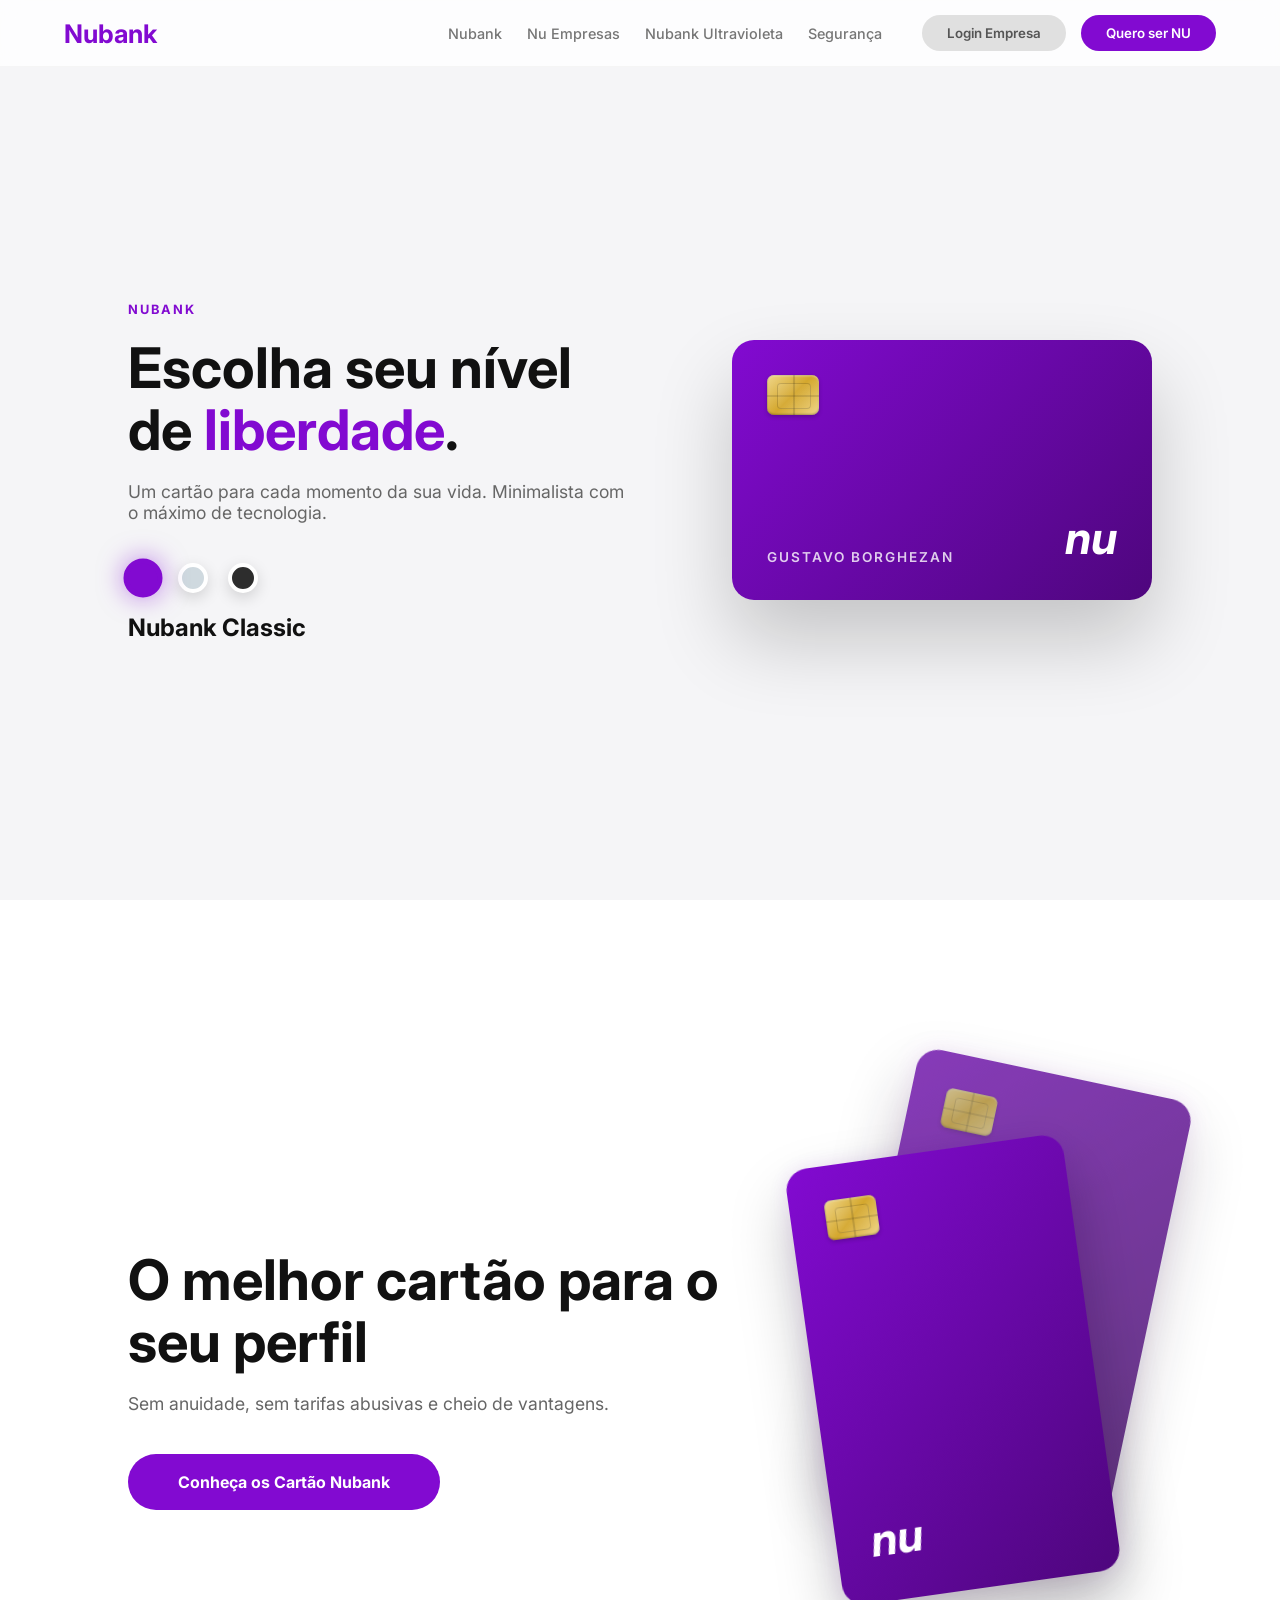
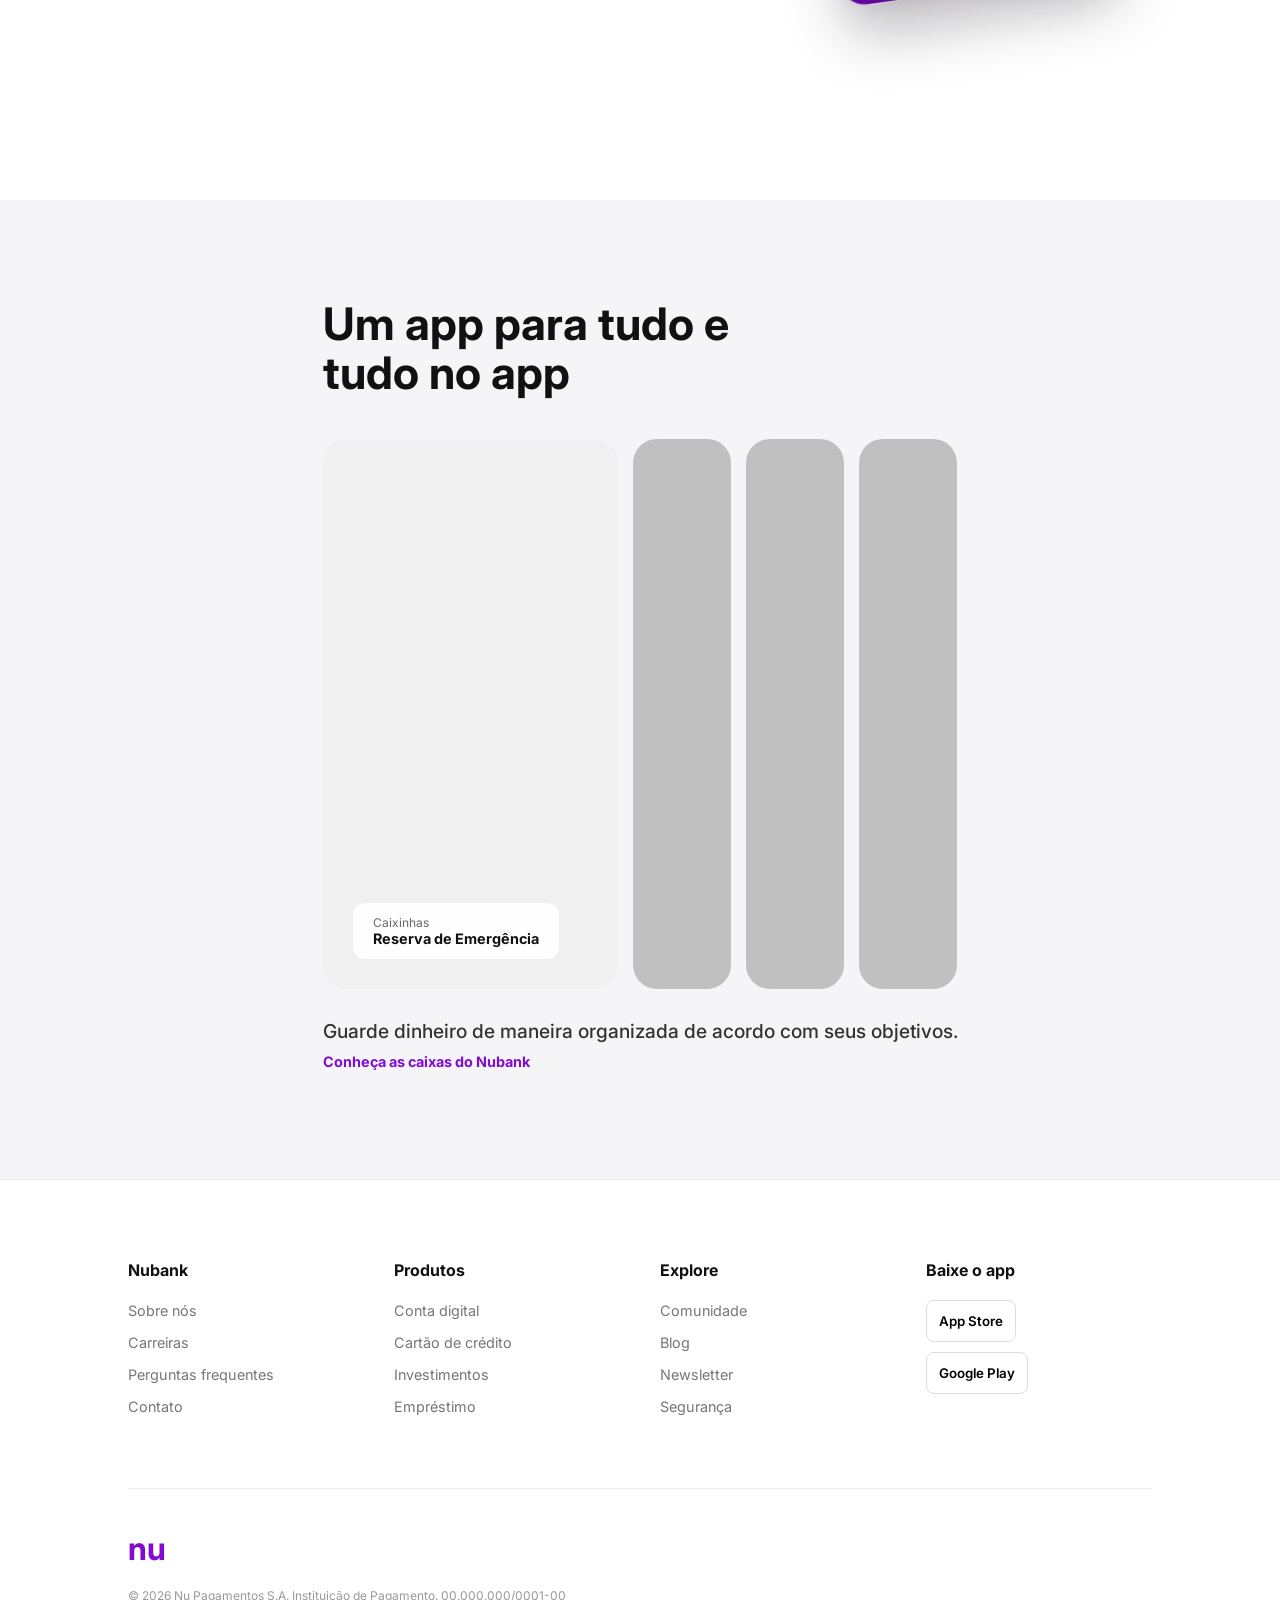
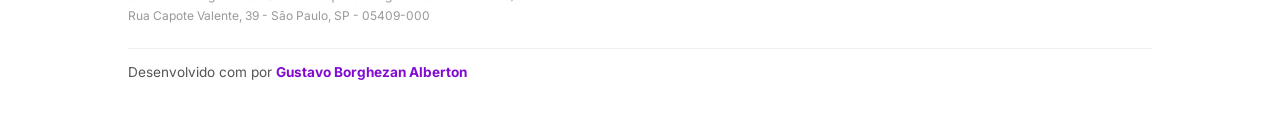
<file: index.html>
<!DOCTYPE html>
<html lang="pt-br">
<head>
    <meta charset="UTF-8">
    <meta name="viewport" content="width=device-width, initial-scale=1.0">
    <title>Nubank | O futuro é roxo</title>
    <link rel="stylesheet" href="css/index.css">
    <link href="https://fonts.googleapis.com/css2?family=Inter:wght@400;600;700&display=swap" rel="stylesheet">
</head>
<body>

    <header>
        <nav class="menu">
            <div class="logo"><a href="index.html">Nubank</a></div>
            <ul class="logo_links">
                <li><a href="acessa_nubank.html">Nubank</a></li>
                <li><a href="acessa_nubank_Empesa.html">Nu Empresas</a></li>
                <li><a href="acessa_nubank_ultravioleta.html">Nubank Ultravioleta</a></li>
                <li><a href="seguranca.html">Segurança</a></li>
            </ul>
            <div class="nav_buttons">
                <a href="login.html"><button class="btn_login">Login Empresa</button></a>
                <a href="cadastro.html"><button class="btn_NU">Quero ser NU</button></a>
            </div>
        </nav>
    </header>

    <section class="hero-section">
        <div class="container">
            <div class="content">
                <span class="badge">NUBANK</span>
                <h1>Escolha seu nível de <span class="texto-roxo">liberdade</span>.</h1>
                <p>Um cartão para cada momento da sua vida. Minimalista com o máximo de tecnologia.</p>
                
                <div class="selectors">
                    <button class="dot active roxo" onclick="mudacartao('roxo', this)"></button>
                    <button class="dot prata" onclick="mudacartao('prata', this)"></button>
                    <button class="dot preto" onclick="mudacartao('preto', this)"></button>
                </div>
                <h2 id="titulo-cartao">Nubank Classic</h2>
            </div>

            <div class="cartao-interativo">
                <div class="card" id="main-card">
                    <div class="chip"></div>
                    <div class="card-footer">
                        <span class="nome">GUSTAVO BORGHEZAN</span>
                        <span class="brand">nu</span>
                    </div>
                </div>
            </div>
        </div>
    </section>

    <section class="scroll-section">
        <div class="container">
            <div class="content">
                <h1>O melhor cartão para o seu perfil</h1>
                <p>Sem anuidade, sem tarifas abusivas e cheio de vantagens.</p>
                <a href="cadastro.html"><button class="btn_NU_large">Conheça os Cartão Nubank</button></a>
            </div>

            <div class="parallax-wrapper">
                <div class="floating-card v-card-back" id="scroll-card-1">
                    <div class="chip"></div>
                    <span class="brand">nu</span>
                </div>
                <div class="floating-card v-card-front" id="scroll-card-2">
                    <div class="chip"></div>
                    <span class="brand">nu</span>
                </div>
            </div>
        </div>
    </section>

    <section class="app-section">
        <div class="app-container">
            <h1>Um app para tudo e tudo no app</h1>

    <div class="expandable-grid">
        <div class="app-card active" onmouseover="atualizaTexto(0)" style="background-image: url('https://images.unsplash.com/photo-1579621970563-ebec7560ff3e?auto=format&fit=crop&w=800&q=80');">
            <a href="caixinha.html">
                <div class="glass-label">
                <span>Caixinhas</span>
                <strong>Reserva de Emergência</strong>
            </div>
            </a>
        </div>
        <div class="app-card" onmouseover="atualizaTexto(1)" style="background-image: url('https://images.unsplash.com/photo-1590283603385-17ffb3a7f29f?auto=format&fit=crop&w=800&q=80');">
            <a href="investimentos.html">
            <div class="glass-label">
                <span>Investimentos</span>
                <strong>Bolsa de Valores</strong>
            </div>
            </a>
        </div>
        <div class="app-card" onmouseover="atualizaTexto(2)" style="background-image: url('https://images.unsplash.com/photo-1450101499163-c8848c66ca85?auto=format&fit=crop&w=800&q=80');">
            <a href="seguranca.html">
            <div class="glass-label">
                <span>Seguros</span>
                <strong>Vida e Celular</strong>
            </div>
            </a>
        </div>
        
        <div class="app-card" onmouseover="atualizaTexto(3)" style="background-image: url('https://images.unsplash.com/photo-1607082348824-0a96f2a4b9da?auto=format&fit=crop&w=800&q=80');">
            <a href="cashback.html">
            <div class="glass-label">
                <span>Shopping</span>
                <strong>Cashback Nu</strong>
            </div>
            </a>
        </div>
    </div>

            <div class="app-description-box">
                <p id="app-text">Guarde dinheiro de maneira organizada de acordo com seus objetivos.</p>
                <a href="#" id="app-link" class="nu-link">Conheça as caixas do Nubank</a>
            </div>
        </div>
    </section>

    <footer class="footer">
    <div class="footer-container">
        <div class="footer-grid">
            <div class="footer-column">
                <h3>Nubank</h3>
                <ul>
                    <li><a href="#">Sobre nós</a></li>
                    <li><a href="#">Carreiras</a></li>
                    <li><a href="#">Perguntas frequentes</a></li>
                    <li><a href="#">Contato</a></li>
                </ul>
            </div>
            <div class="footer-column">
                <h3>Produtos</h3>
                <ul>
                    <li><a href="#">Conta digital</a></li>
                    <li><a href="#">Cartão de crédito</a></li>
                    <li><a href="#">Investimentos</a></li>
                    <li><a href="#">Empréstimo</a></li>
                </ul>
            </div>
            <div class="footer-column">
                <h3>Explore</h3>
                <ul>
                    <li><a href="#">Comunidade</a></li>
                    <li><a href="#">Blog</a></li>
                    <li><a href="#">Newsletter</a></li>
                    <li><a href="#">Segurança</a></li>
                </ul>
            </div>
            <div class="footer-column">
                <h3>Baixe o app</h3>
                <div class="app-badges">
                    <a href="https://apps.apple.com/br/app/nubank-conta-cart%C3%A3o-e-mais/id814456780"><button class="btn-app">App Store</button></a>
                    <a href="https://play.google.com/store/search?q=nubank&c=apps&hl=pt_BR"><button class="btn-app">Google Play</button></a>
                </div>
            </div>
        </div>
        <div class="footer-bottom">
            <div class="footer-logo">nu</div>
            <p>&copy; 2026 Nu Pagamentos S.A. Instituição de Pagamento. 00.000.000/0001-00</p>
            <p>Rua Capote Valente, 39 - São Paulo, SP - 05409-000</p>
            <div class="developer-credit">
                <p>Desenvolvido com por <strong>Gustavo Borghezan Alberton</strong></p>
            </div>
        </div>
    </footer>

    <script src="js/index.js"></script>
</body>
</html>
</file>
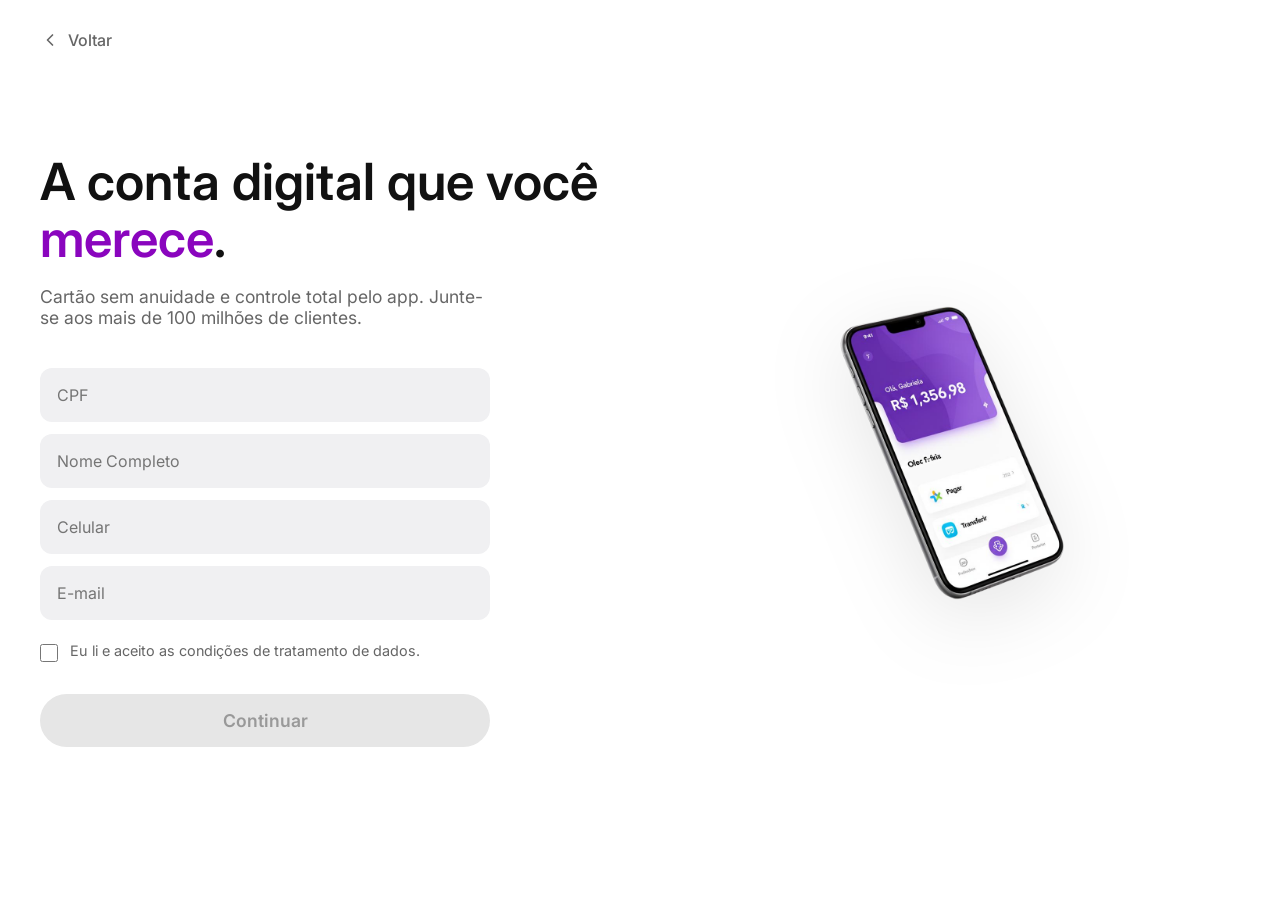
<file: cadastro.html>
<!DOCTYPE html>
<html lang="pt-br">
<head>
    <meta charset="UTF-8">
    <meta name="viewport" content="width=device-width, initial-scale=1.0">
    <title>Nubank - Peça sua conta</title>
    <link href="https://fonts.googleapis.com/css2?family=Inter:wght@400;600&display=swap" rel="stylesheet">
    <link rel="stylesheet" href="css/cadastro.css">
</head>
<body>
    <a href="index.html" class="btn-back">
        <svg width="20" height="20" viewBox="0 0 24 24" fill="none" stroke="currentColor" stroke-width="2" stroke-linecap="round" stroke-linejoin="round"><path d="M15 18l-6-6 6-6"/></svg>
        Voltar
    </a>

    <main class="container">
        <section class="left-side">
            <h1 class="nu-title">A conta digital que você <span class="purple-text">merece</span>.</h1>
            <p class="nu-description">Cartão sem anuidade e controle total pelo app. Junte-se aos mais de 100 milhões de clientes.</p>
            
            <form id="formCadastro" class="nu-form">
                <input type="text" id="cpf" placeholder="CPF" maxlength="14">
                <input type="text" placeholder="Nome Completo">
                <input type="text" placeholder="Celular">
                <input type="email" placeholder="E-mail">
                
                <div class="checkbox-group">
                    <input type="checkbox" id="checkPrivacidade">
                    <label for="checkPrivacidade">Eu li e aceito as condições de tratamento de dados.</label>
                </div>
                
                <button type="submit" id="btnEnviar" class="nu-button" disabled>Continuar</button>
            </form>
        </section>

        <section class="right-side">
            <div class="flip-container">
                <div class="flipper">
                    <div class="front">
                        <img src="img/celular.png" alt="App Nubank">
                    </div>
                    <div class="back">
                        <img src="img/cartao.png" alt="Cartão Nubank">
                    </div>
                </div>
            </div>
        </section>
    </main>
    <script src="js/cadastro.js"></script>
</body>
</html>
</file>
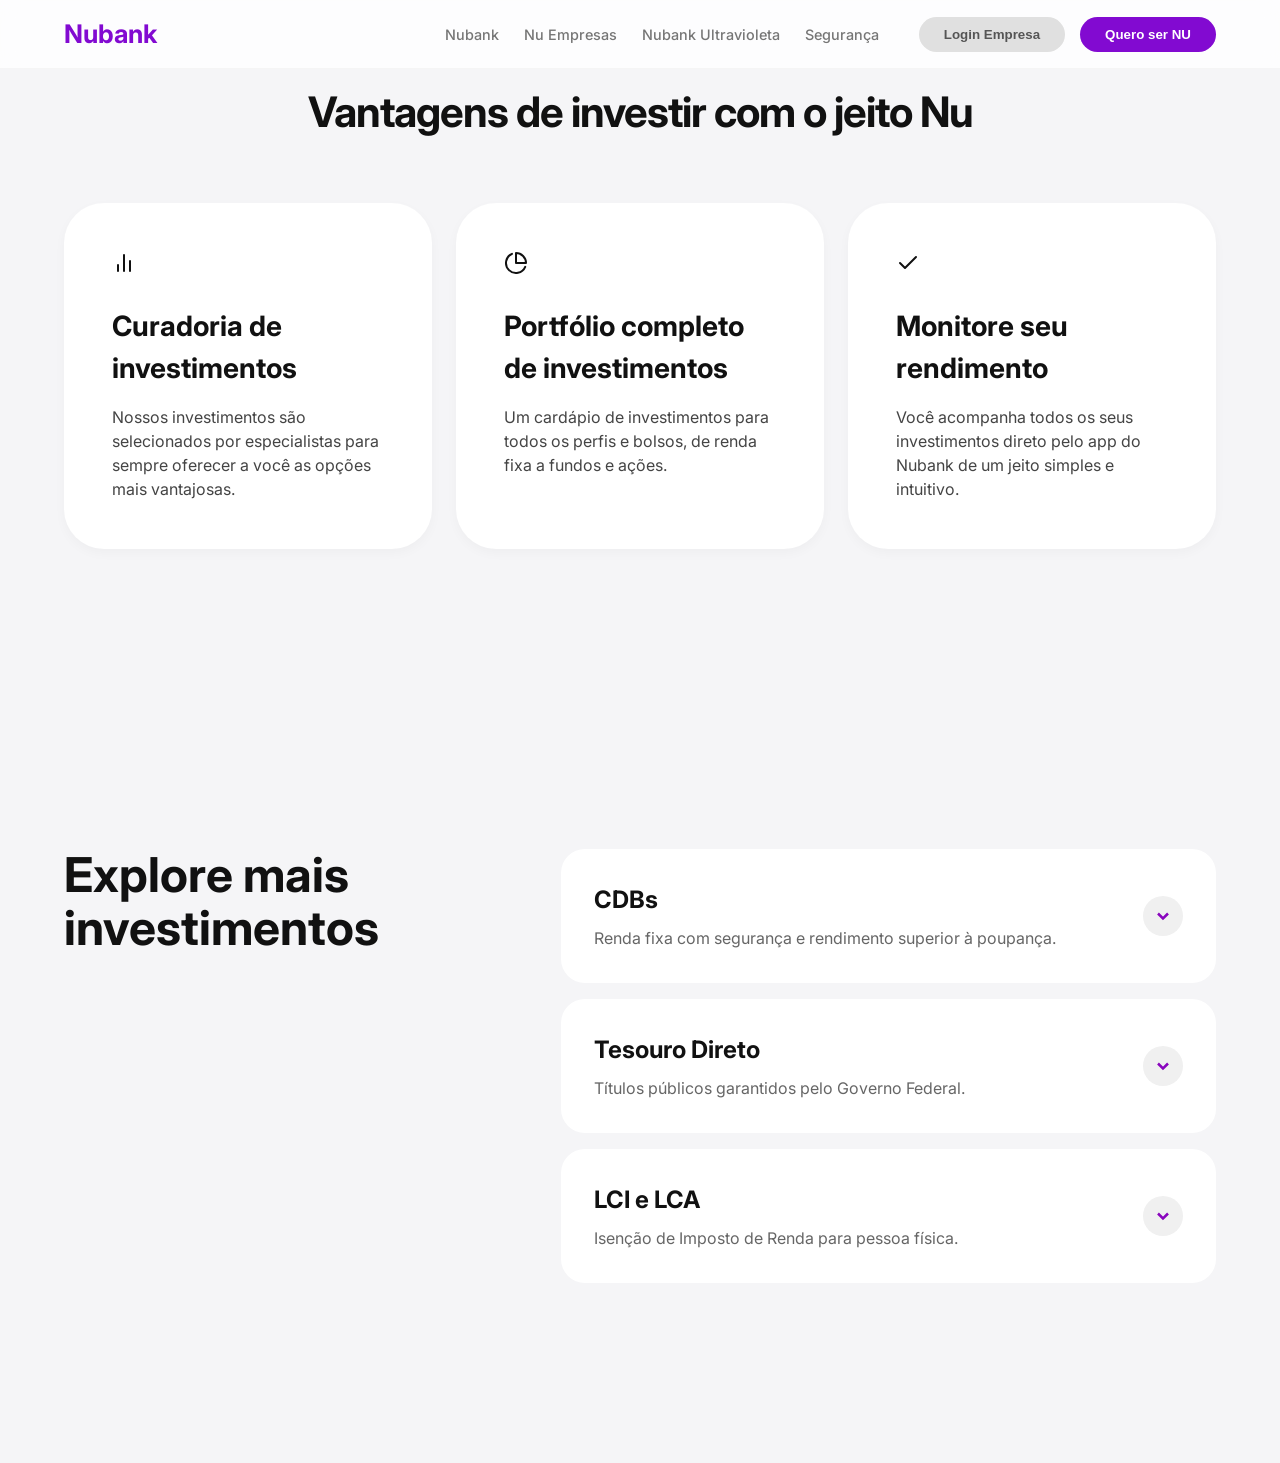
<file: investimentos.html>
<!DOCTYPE html>
<html lang="pt-br">
<head>
    <meta charset="UTF-8">
    <meta name="viewport" content="width=device-width, initial-scale=1.0">
    <title>Nubank | O futuro é roxo</title>
    <link rel="stylesheet" href="css/investimento.css">
    <link href="https://fonts.googleapis.com/css2?family=Inter:wght@400;600;700&display=swap" rel="stylesheet">
</head>
<body>

    <header>
        <nav class="menu">
            <div class="logo"><a href="index.html">Nubank</a></div>
            <ul class="logo_links">
                <li><a href="acessa_nubank.html">Nubank</a></li>
                <li><a href="acessa_nubank_Empesa.html">Nu Empresas</a></li>
                <li><a href="acessa_nubank_ultravioleta.html">Nubank Ultravioleta</a></li>
                <li><a href="seguranca.html">Segurança</a></li>
            </ul>
            <div class="nav_buttons">
                <a href="login.html"><button class="btn_login">Login Empresa</button></a>
                <a href="cadastro.html"><button class="btn_NU">Quero ser NU</button></a>
            </div>
        </nav>
    </header>

    <section class="nu-investments">
        <div class="container">
            <h2 class="main-title">Vantagens de investir com o jeito Nu</h2>
            
            <div class="cards-grid">
            <article class="card">
                <div class="icon">
                <svg width="24" height="24" viewBox="0 0 24 24" fill="none" stroke="currentColor" stroke-width="2" stroke-linecap="round" stroke-linejoin="round"><line x1="18" y1="20" x2="18" y2="10"></line><line x1="12" y1="20" x2="12" y2="4"></line><line x1="6" y1="20" x2="6" y2="14"></line></svg>
                </div>
                <h3>Curadoria de investimentos</h3>
                <p>Nossos investimentos são selecionados por especialistas para sempre oferecer a você as opções mais vantajosas.</p>
            </article>

            <article class="card">
                <div class="icon">
                <svg width="24" height="24" viewBox="0 0 24 24" fill="none" stroke="currentColor" stroke-width="2" stroke-linecap="round" stroke-linejoin="round"><path d="M21.21 15.89A10 10 0 1 1 8 2.83"></path><path d="M22 12A10 10 0 0 0 12 2v10z"></path></svg>
                </div>
                <h3>Portfólio completo de investimentos</h3>
                <p>Um cardápio de investimentos para todos os perfis e bolsos, de renda fixa a fundos e ações.</p>
            </article>

            <article class="card">
                <div class="icon">
                <svg width="24" height="24" viewBox="0 0 24 24" fill="none" stroke="currentColor" stroke-width="2" stroke-linecap="round" stroke-linejoin="round"><polyline points="20 6 9 17 4 12"></polyline></svg>
                </div>
                <h3>Monitore seu rendimento</h3>
                <p>Você acompanha todos os seus investimentos direto pelo app do Nubank de um jeito simples e intuitivo.</p>
            </article>
            </div>
        </div>
    </section>

    <section class="explore-more">
        <div class="container explore-grid">
            <div class="title-wrapper">
            <h2 class="sticky-title">Explore mais<br>investimentos</h2>
            </div>

            <div class="accordion-list">
            <div class="acc-item" data-aos="fade-up">
                <div class="acc-header">
                <div class="acc-info">
                    <h3>CDBs</h3>
                    <p>Renda fixa com segurança e rendimento superior à poupança.</p>
                </div>
                <button class="acc-btn"><svg viewBox="0 0 24 24"><polyline points="6 9 12 15 18 9"></polyline></svg></button>
                </div>
                <div class="acc-content">
                <div class="inner-text">
                    No CDB, você empresta dinheiro a um banco e, em troca, recebe o valor que investiu mais uma rentabilidade prefixada ou atrelada ao CDI. É ideal para reserva de emergência.
                </div>
                </div>
            </div>

            <div class="acc-item" data-aos="fade-up">
                <div class="acc-header">
                <div class="acc-info">
                    <h3>Tesouro Direto</h3>
                    <p>Títulos públicos garantidos pelo Governo Federal.</p>
                </div>
                <button class="acc-btn"><svg viewBox="0 0 24 24"><polyline points="6 9 12 15 18 9"></polyline></svg></button>
                </div>
                <div class="acc-content">
                <div class="inner-text">
                    Um dos investimentos mais seguros do mercado. Com aplicações a partir de R$ 30, você pode planejar sua aposentadoria ou a compra de um imóvel com títulos IPCA+ ou Selic.
                </div>
                </div>
            </div>

            <div class="acc-item" data-aos="fade-up">
                <div class="acc-header">
                <div class="acc-info">
                    <h3>LCI e LCA</h3>
                    <p>Isenção de Imposto de Renda para pessoa física.</p>
                </div>
                <button class="acc-btn"><svg viewBox="0 0 24 24"><polyline points="6 9 12 15 18 9"></polyline></svg></button>
                </div>
                <div class="acc-content">
                <div class="inner-text">
                    Letras de Crédito Imobiliário e do Agronegócio. Como são isentas de IR, sua rentabilidade líquida costuma ser muito atrativa comparada a outros títulos de renda fixa.
                </div>
                </div>
            </div>
            </div>
        </div>
    </section>


    <script src="js/investimento.js"></script>
</body>
</html>
</file>
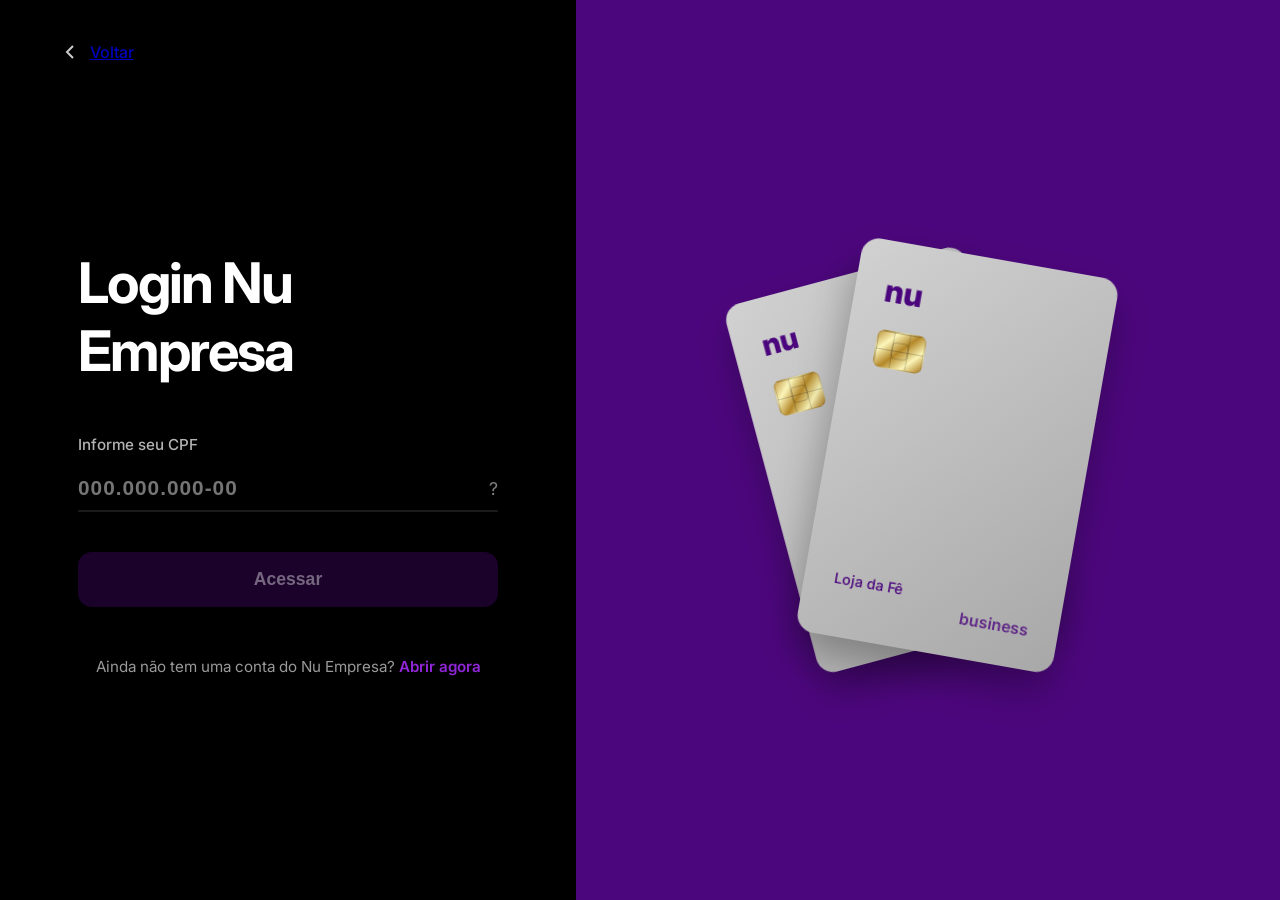
<file: login.html>
<!DOCTYPE html>
<html lang="pt-br">
<head>
    <meta charset="UTF-8">
    <meta name="viewport" content="width=device-width, initial-scale=1.0">
    <title>Login Nu Empresa</title>
    <link href="https://fonts.googleapis.com/css2?family=Inter:wght@400;500;600;700&display=swap" rel="stylesheet">
    <link rel="stylesheet" href="css/login.css">
</head>
<body>
    
    <main class="login-split-screen">
        <div class="left-side">
            <div class="header-minimal">
                <svg width="24" height="24" viewBox="0 0 24 24" fill="none" stroke="#fff" stroke-width="2"><path d="M15 18l-6-6 6-6"></path></svg>
                <a href="index.html"><span>Voltar</span></a>
            </div>

            <div class="form-wrapper">
                <h1 class="login-title">Login Nu Empresa</h1>

                <form id="loginForm" class="nubank-form">
                    <div class="input-group">
                        <label for="cpf">Informe seu CPF</label>
                        <div class="input-container">
                            <input type="text" id="cpf" placeholder="000.000.000-00" maxlength="14" autocomplete="off">
                            <span class="help-icon">?</span>
                        </div>
                    </div>

                    <div class="button-group">
                        <button type="submit" class="btn-primary" id="btnSubmit" disabled>Acessar</button>
                    </div>
                </form>

                <p class="signup-text">
                    Ainda não tem uma conta do Nu Empresa? <a href="#" class="link-signup">Abrir agora</a>
                </p>
            </div>
        </div>

        <div class="right-side">
            <div class="visual-wrapper">
                <div class="cards-container-3d">
                    <div class="nu-card card-back">
                        <div class="card-logo">nu</div>
                        <div class="card-chip"></div>
                        <div class="card-holder">Loja da Fê</div>
                        <div class="card-brand">business</div>
                    </div>

                    <div class="nu-card card-front">
                        <div class="card-logo">nu</div>
                        <div class="card-chip"></div>
                        <div class="card-holder">Loja da Fê</div>
                        <div class="card-brand">business</div>
                        <div class="card-shine"></div>
                    </div>
                </div>
            </div>
        </div>
    </main>

    <script src="js/login.js"></script>
</body>
</html>
</file>
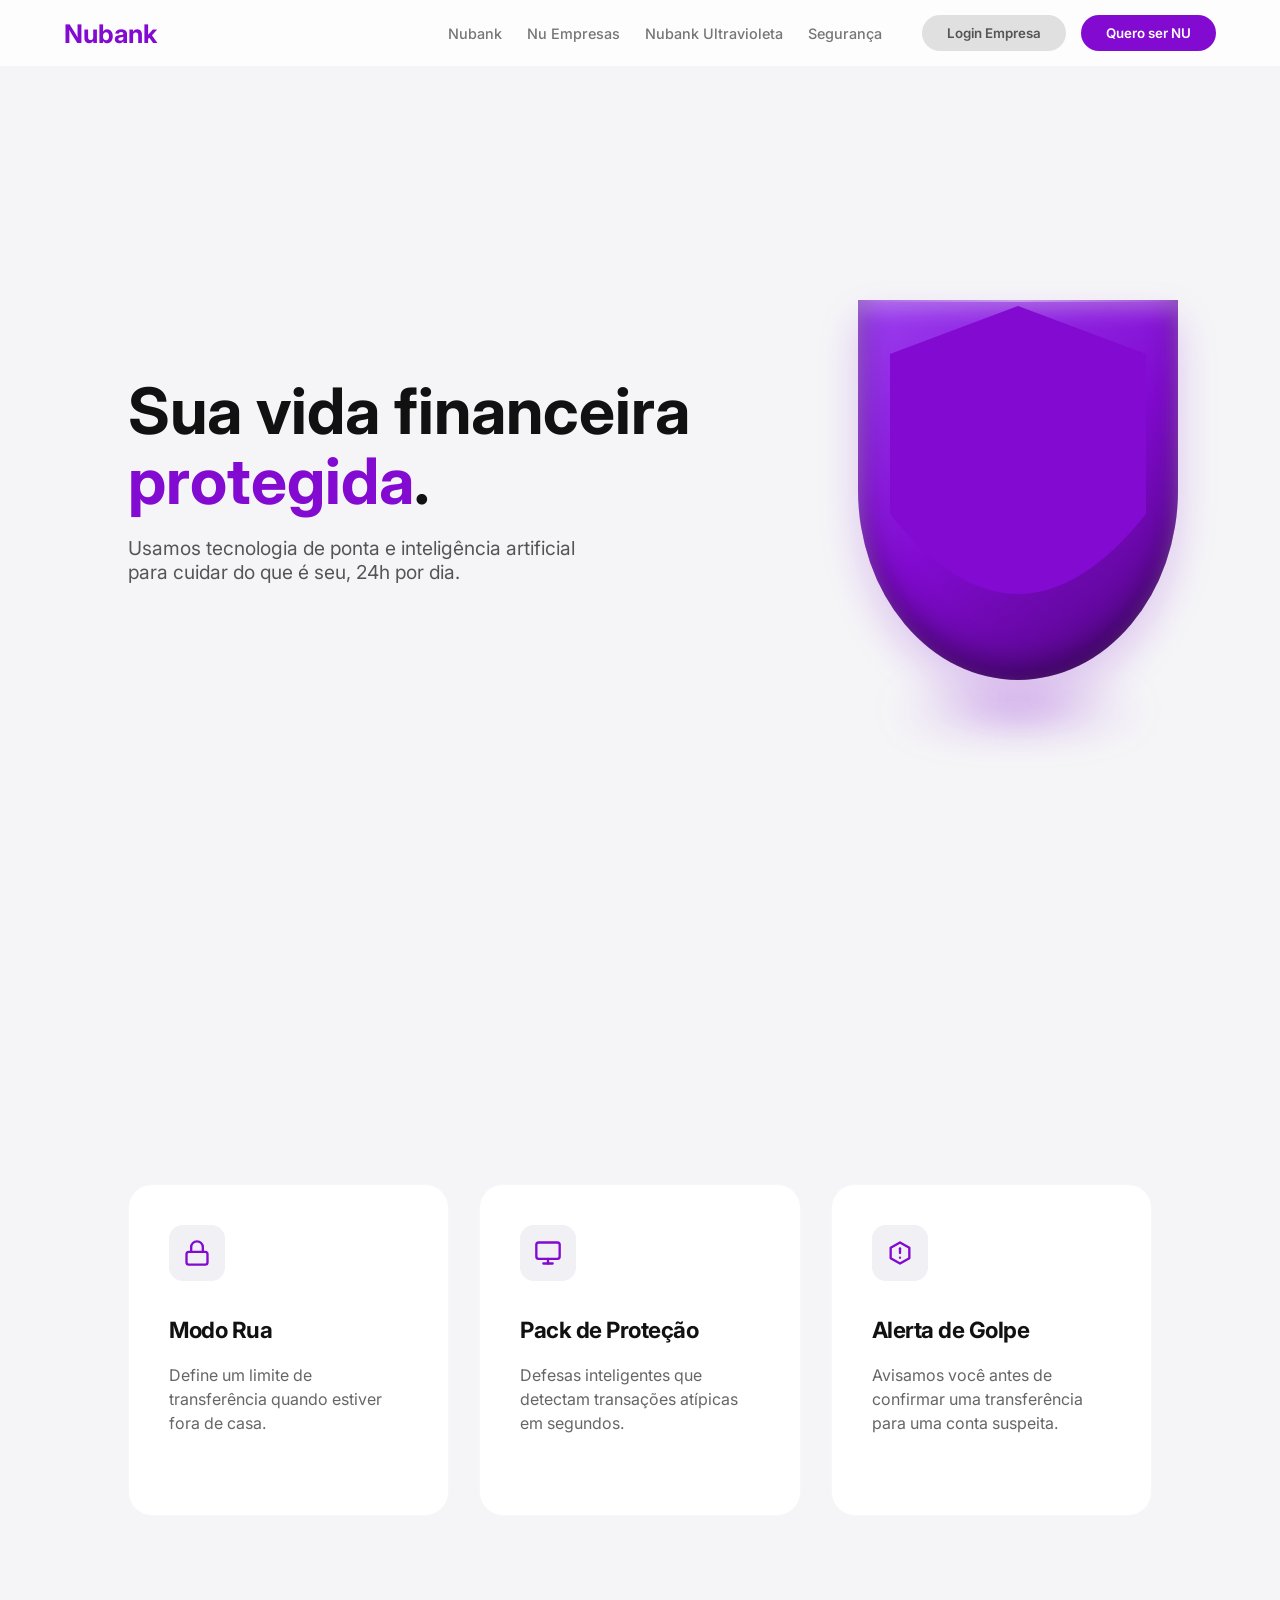
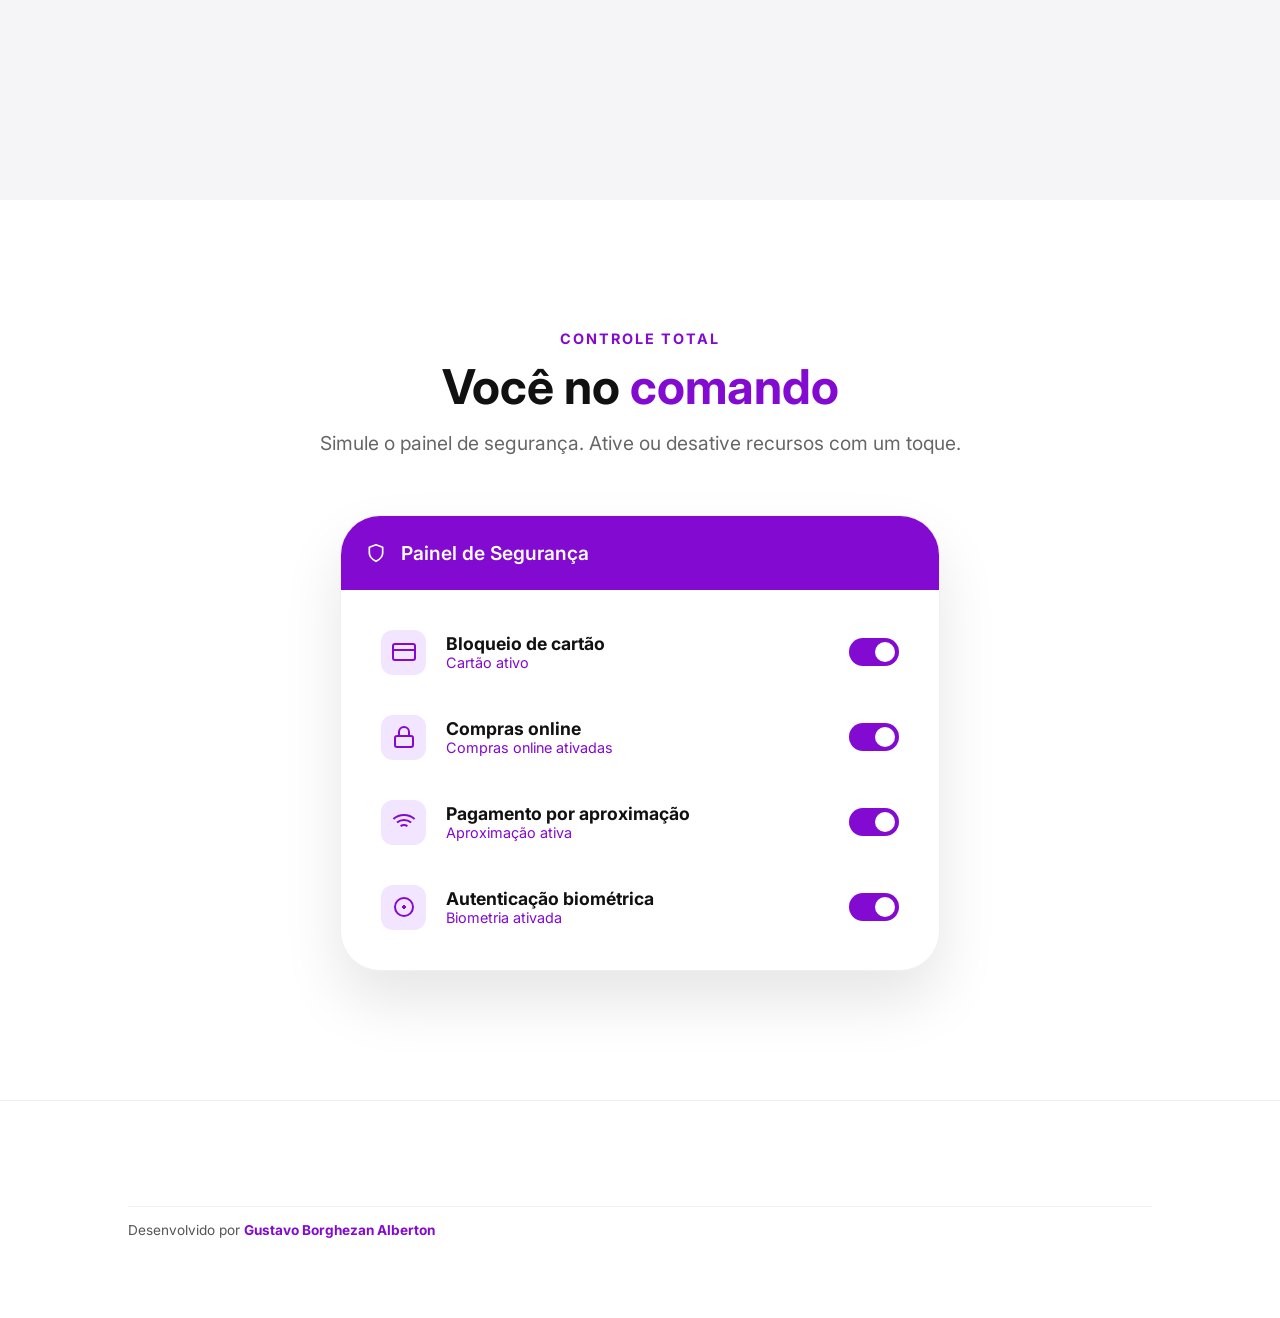
<file: seguranca.html>
<!DOCTYPE html>
<html lang="en">
<head>
    <meta charset="UTF-8">
    <meta name="viewport" content="width=device-width, initial-scale=1.0">
    <title>Segurança | Nubank</title>
    <link rel="stylesheet" href="css/index.css"> <link rel="stylesheet" href="css/seguranca.css"> <link href="https://fonts.googleapis.com/css2?family=Inter:wght@400;600;700&display=swap" rel="stylesheet">
</head>
<body>
    <header>
        <nav class="menu">
            <a href="index.html" class="logo">Nubank</a>
            <ul class="logo_links">
                <li><a href="acessa_nubank.html">Nubank</a></li>
                <li><a href="acessa_nubank_Empesa.html">Nu Empresas</a></li>
                <li><a href="acessa_nubank_ultravioleta.html">Nubank Ultravioleta</a></li>
                <li><a href="seguranca.html">Segurança</a></li>
            </ul>
            <div class="nav_buttons">
                <a href="login.html"><button class="btn_login">Login Empresa</button></a>
                <a href="cadastro.html"><button class="btn_NU">Quero ser NU</button></a>
            </div>
        </nav>
    </header>

   <main class="split-screen">
    <div class="left-side">
        <div class="content-wrapper">
            <h1>Sua vida financeira <br> <span class="texto-roxo">protegida</span>.</h1>
            <p class="description">
                Usamos tecnologia de ponta e inteligência artificial para cuidar do que é seu, 24h por dia.
            </p>
        </div>
    </div>

    <div class="right-side">
        <div class="scene-3d">
            <div class="nu-shield-main" id="interactive-shield">
                <svg viewBox="0 0 100 115" preserveAspectRatio="xMidYMid meet">
                    <path d="M50 0 L10 15 L10 65 Q50 115 90 65 L90 15 Z" />
                </svg>
                <div class="full-glint"></div>
            </div>
            <div class="shield-shadow"></div>
        </div>
    </div>
</main>

    <section class="safety-grid">
    <div class="safety-card">
        <div class="icon-container">
            <svg viewBox="0 0 24 24" fill="none" stroke="currentColor" stroke-width="2" stroke-linecap="round" stroke-linejoin="round" class="nu-icon">
                <rect x="3" y="11" width="18" height="11" rx="2" ry="2"></rect>
                <path d="M7 11V7a5 5 0 0 1 10 0v4"></path>
            </svg>
        </div>
        <h3>Modo Rua</h3>
        <p>Define um limite de transferência quando estiver fora de casa.</p>
    </div>

    <div class="safety-card">
        <div class="icon-container">
            <svg viewBox="0 0 24 24" fill="none" stroke="currentColor" stroke-width="2" stroke-linecap="round" stroke-linejoin="round" class="nu-icon">
                <rect x="2" y="3" width="20" height="14" rx="2" ry="2"></rect>
                <line x1="8" y1="21" x2="16" y2="21"></line>
                <line x1="12" y1="17" x2="12" y2="21"></line>
            </svg>
        </div>
        <h3>Pack de Proteção</h3>
        <p>Defesas inteligentes que detectam transações atípicas em segundos.</p>
    </div>

    <div class="safety-card">
        <div class="icon-container">
            <svg viewBox="0 0 24 24" fill="none" stroke="currentColor" stroke-width="2" stroke-linecap="round" stroke-linejoin="round" class="nu-icon">
                <path d="m12 3 8 4.5v9l-8 4.5-8-4.5v-9L12 3Z"></path>
                <path d="M12 8v4"></path>
                <path d="M12 16h.01"></path>
            </svg>
        </div>
        <h3>Alerta de Golpe</h3>
        <p>Avisamos você antes de confirmar uma transferência para uma conta suspeita.</p>
    </div>
</section>

<section class="control-panel-section">
    <div class="control-container">
        <p class="control-overline">CONTROLE TOTAL</p>
        <h2 class="control-title">Você no <span>comando</span></h2>
        <p class="control-subtitle">Simule o painel de segurança. Ative ou desative recursos com um toque.</p>

        <div class="safety-device">
            <div class="device-header">
                <svg width="20" height="20" viewBox="0 0 24 24" fill="none" stroke="currentColor" stroke-width="2" stroke-linecap="round" stroke-linejoin="round"><path d="M12 22s8-4 8-10V5l-8-3-8 3v7c0 6 8 10 8 10z"></path></svg>
                <span>Painel de Segurança</span>
            </div>
            
            <div class="device-content">
                <div class="control-item">
                    <div class="item-info">
                        <div class="item-icon">
                            <svg width="24" height="24" viewBox="0 0 24 24" fill="none" stroke="#820AD1" stroke-width="2"><rect x="1" y="4" width="22" height="16" rx="2" ry="2"></rect><line x1="1" y1="10" x2="23" y2="10"></line></svg>
                        </div>
                        <div>
                            <h4>Bloqueio de cartão</h4>
                            <p class="status-text" data-on="Cartão ativo" data-off="Cartão bloqueado">Cartão ativo</p>
                        </div>
                    </div>
                    <label class="switch">
                        <input type="checkbox" checked>
                        <span class="slider"></span>
                    </label>
                </div>

                <div class="control-item">
                    <div class="item-info">
                        <div class="item-icon">
                            <svg width="24" height="24" viewBox="0 0 24 24" fill="none" stroke="#820AD1" stroke-width="2"><rect x="3" y="11" width="18" height="11" rx="2" ry="2"></rect><path d="M7 11V7a5 5 0 0 1 10 0v4"></path></svg>
                        </div>
                        <div>
                            <h4>Compras online</h4>
                            <p class="status-text" data-on="Compras online ativadas" data-off="Compras online desativadas">Compras online ativadas</p>
                        </div>
                    </div>
                    <label class="switch">
                        <input type="checkbox" checked>
                        <span class="slider"></span>
                    </label>
                </div>

                <div class="control-item">
                    <div class="item-info">
                        <div class="item-icon">
                            <svg width="24" height="24" viewBox="0 0 24 24" fill="none" stroke="#820AD1" stroke-width="2"><path d="M5 12.55a11 11 0 0 1 14.08 0"></path><path d="M1.42 9a16 16 0 0 1 21.16 0"></path><path d="M8.59 16.11a6 6 0 0 1 6.82 0"></path><line x1="12" y1="20" x2="12.01" y2="20"></line></svg>
                        </div>
                        <div>
                            <h4>Pagamento por aproximação</h4>
                            <p class="status-text" data-on="Aproximação ativa" data-off="Aproximação desativada">Aproximação ativa</p>
                        </div>
                    </div>
                    <label class="switch">
                        <input type="checkbox" checked>
                        <span class="slider"></span>
                    </label>
                </div>

                <div class="control-item">
                    <div class="item-info">
                        <div class="item-icon">
                            <svg width="24" height="24" viewBox="0 0 24 24" fill="none" stroke="#820AD1" stroke-width="2"><path d="M12 12m-9 0a9 9 0 1 0 18 0a9 9 0 1 0 -18 0"></path><path d="M12 10l0 4"></path><path d="M10 12l4 0"></path></svg>
                        </div>
                        <div>
                            <h4>Autenticação biométrica</h4>
                            <p class="status-text" data-on="Biometria ativada" data-off="Biometria desativada">Biometria ativada</p>
                        </div>
                    </div>
                    <label class="switch">
                        <input type="checkbox" checked>
                        <span class="slider"></span>
                    </label>
                </div>
            </div>
        </div>
    </div>
</section>

    <footer class="footer">
        <div class="developer-credit">
            <p>Desenvolvido por <strong>Gustavo Borghezan Alberton</strong></p>
        </div>
    </footer>

    <script src="js/seguranca.js"></script>
</body>
</html>
</file>
<file: css/index.css>
@charset "UTF-8";

:root {
    --bg-color: #f5f5f7;
    --nu-purple: linear-gradient(135deg, #820AD1, #4E067D);
    --nu-silver: linear-gradient(135deg, #CFD9DF, #A1B0C1);
    --nu-black: linear-gradient(135deg, #2D2D2D, #000000);
    --current-card: var(--nu-purple);
    --transition-fancy: all 0.6s cubic-bezier(0.23, 1, 0.32, 1);
}

* { 
    margin: 0;
    padding: 0; 
    box-sizing: border-box; 
    font-family: 'Inter', sans-serif; 
}

body { 
    background-color: var(--bg-color); 
    color: #111; 
    min-height: 100vh; 
    overflow-x: hidden; 
}

header { 
    width: 100%; 
    background: rgba(255, 255, 255, 0.8); 
    backdrop-filter: blur(10px);
    -webkit-backdrop-filter: blur(10px);
    position: fixed; 
    top: 0; 
    z-index: 1000; 
    border-bottom: 1px solid rgba(238, 238, 238, 0.5); 
}

.menu { 
    display: flex; 
    align-items: center; 
    padding: 15px 5%; 
    max-width: 1400px; 
    margin: 0 auto; 
}

.logo { 
    text-decoration: none;
    display: inline-block;
    color: #820AD1; 
    font-weight: bold; 
    font-size: 1.6rem;
    margin-right: auto; 
}

.logo a {
    text-decoration: none; /* Garante que o link dentro da div não tenha sublinhado */
    color: inherit;        /* Faz o link herdar a cor roxa da classe .logo */
}

/* Opcional: mantém a cor roxa mesmo após clicar (visitado) */
.logo a:visited {
    color: #820AD1;
}

.logo_links { 
    display: flex; 
    list-style: none; 
    gap: 25px; 
    margin-right: 40px; 
}

.logo_links a { 
    text-decoration: none; 
    color: #767676; 
    font-weight: 500; 
    font-size: 0.9rem; 
    transition: 0.3s; 
}

.logo_links a:hover { color: #820AD1; }

.nav_buttons { 
    display: flex; 
    gap: 15px; 
}

.btn_login, .btn_NU { 
    padding: 10px 25px; 
    border-radius: 25px; 
    border: none; 
    font-weight: 600; 
    cursor: pointer; 
    white-space: nowrap; 
}

.btn_login { 
    background: #e0e0e0; 
    color: #555; 
}

.btn_NU { 
    background: #820AD1; 
    color: white; 
    transition: var(--transition-fancy);
}

.btn_NU:hover { 
    transform: scale(1.05); 
    box-shadow: 0 10px 20px rgba(130, 10, 209, 0.2); 
}

section { 
    min-height: 100vh; 
    display: flex; 
    align-items: center; 
    justify-content: center; 
    padding: 120px 10% 80px; 
}

.hero-section { 
    min-height: 100vh; 
    display: flex; 
    align-items: center; 
    justify-content: center; 
    padding: 120px 10% 80px;
    background-image: linear-gradient(to right, rgba(245, 245, 247, 0.95) 30%, rgba(245, 245, 247, 0.2) 100%), url('https://images.unsplash.com/photo-1554415707-6e8cfc93fe23?auto=format&fit=crop&w=1600&q=80');
    background-size: cover;
    background-position: center;
    background-attachment: fixed;
}

.container { 
    display: flex; 
    width: 100%; 
    max-width: 1200px; 
    align-items: center; 
    justify-content: space-between; 
    gap: 50px; 
}

.hero-section .content { max-width: 500px; }

.badge { 
    color: #820AD1; 
    font-weight: 700; 
    font-size: 0.8rem; 
    letter-spacing: 2px; 
}

.texto-roxo { color: #820AD1; }

h1 { 
    font-size: 3.5rem; 
    line-height: 1.1; 
    margin: 20px 0; 
}

p { 
    color: #666; 
    font-size: 1.1rem; 
    margin-bottom: 40px; 
}

.selectors { 
    display: flex; 
    gap: 20px; 
    margin-bottom: 20px; 
}

.dot { 
    width: 30px; 
    height: 30px; 
    border-radius: 50%; 
    border: 4px solid #fff; 
    cursor: pointer; 
    transition: var(--transition-fancy); 
    box-shadow: 0 5px 15px rgba(0,0,0,0.15); 
}

.dot.roxo { background: #820AD1; }
.dot.prata { background: #CFD9DF; }
.dot.preto { background: #2D2D2D; }

.dot.active { 
    transform: scale(1.3); 
    border-color: #820AD1; 
    box-shadow: 0 0 20px rgba(130, 10, 209, 0.5); 
    animation: pulseDot 1.5s infinite; 
}

@keyframes pulseDot {
    0% { box-shadow: 0 0 0 0 rgba(130, 10, 209, 0.7); }
    70% { box-shadow: 0 0 0 15px rgba(130, 10, 209, 0); }
    100% { box-shadow: 0 0 0 0 rgba(130, 10, 209, 0); }
}

.cartao-interativo { perspective: 1500px; }

.card {
    width: 420px; height: 260px;
    background: var(--current-card);
    border-radius: 22px; padding: 35px;
    position: relative;
    transition: background 0.5s ease;
    transform-style: preserve-3d;
    box-shadow: 0 40px 80px rgba(0,0,0,0.2);
    will-change: transform;
    animation: cardEntrance 1s var(--transition-fancy);
}

@keyframes cardEntrance {
    from { opacity: 0; transform: rotateY(-30deg) translateY(50px) scale(0.9); filter: blur(5px); }
    to { opacity: 1; transform: rotateY(0deg) translateY(0px) scale(1); filter: blur(0px); }
}

.chip {
    width: 52px;
    height: 40px;
    background: linear-gradient(135deg, #f0d78c 0%, #d4a72d 50%, #f0d78c 100%);
    border-radius: 7px;
    position: relative;
    box-shadow: 
        inset 0 1px 2px rgba(255, 255, 255, 0.5), 
        inset 0 -1px 2px rgba(0, 0, 0, 0.3),
        0 2px 4px rgba(0, 0, 0, 0.2);
    overflow: hidden;
}

.chip::before {
    content: '';
    position: absolute;
    top: 0;
    left: 0;
    width: 100%;
    height: 100%;
    background: 
        linear-gradient(90deg, transparent 47%, rgba(0, 0, 0, 0.2) 50%, transparent 53%),
        linear-gradient(0deg, transparent 47%, rgba(0, 0, 0, 0.2) 50%, transparent 53%);
    border: 1px solid rgba(0, 0, 0, 0.1);
    border-radius: 7px;
    z-index: 1;
}

.chip::after {
    content: '';
    position: absolute;
    top: 20%;
    left: 20%;
    width: 60%;
    height: 60%;
    border: 1px solid rgba(0, 0, 0, 0.15);
    border-radius: 4px;
    background: linear-gradient(135deg, rgba(255,255,255,0.1), transparent);
    z-index: 2;
}

.card-footer { 
    position: absolute; 
    bottom: 35px; 
    left: 35px; 
    right: 35px; 
    display: flex; 
    justify-content: space-between; 
    align-items: flex-end; 
}

.nome { 
    color: rgba(255,255,255,0.8); 
    font-size: 0.85rem; 
    letter-spacing: 2px; 
    font-weight: 600; 
}

.brand { 
    color: white; 
    font-size: 2.8rem; 
    font-weight: bold; 
    font-style: italic; 
}

.scroll-section { 
    background: #fff; 
    position: relative; 
    overflow: hidden; 
}

.btn_NU_large { 
    background: #820AD1; 
    color: white; 
    padding: 18px 50px; 
    border-radius: 35px; 
    border: none; 
    font-weight: 700; 
    font-size: 1rem; 
    cursor: pointer; 
    transition: var(--transition-fancy); 
}

.btn_NU_large:hover { 
    transform: translateY(-5px) scale(1.03); 
    box-shadow: 0 15px 30px rgba(130, 10, 209, 0.3); 
}

.parallax-wrapper { 
    position: relative; 
    width: 450px; 
    height: 600px; 
}

.floating-card {
    width: 280px; 
    height: 440px;
    background: var(--current-card); 
    border-radius: 22px; 
    position: absolute;
    box-shadow: 0 30px 60px rgba(0,0,0,0.25);
    padding: 35px; 
    display: flex; 
    flex-direction: column; 
    justify-content: space-between;
    filter: drop-shadow(0 0 10px rgba(130, 10, 209, 0.1));
    will-change: transform;
    transition: background 0.5s ease; 
}

.v-card-back { 
    right: 0; 
    top: 0; 
    transform: rotate(12deg); 
    z-index: 1; 
    opacity: 0.8; 
    filter: brightness(0.8) drop-shadow(0 0 10px rgba(130, 10, 209, 0.1)); 
}

.v-card-front { 
    left: 0; 
    top: 80px; 
    transform: rotate(-8deg); 
    z-index: 2; 
}

.app-section {
    background-color: #f5f5f7;
    padding: 80px 10%;
}

.app-container h1 {
    font-size: 2.8rem;
    margin-bottom: 40px;
    max-width: 500px;
}

.expandable-grid {
    display: flex;
    gap: 15px;
    height: 550px;
    margin-bottom: 30px;
    width: 100%;
}

.app-card {
    flex: 1;
    border-radius: 24px;
    background-size: cover;
    background-position: center;
    background-repeat: no-repeat;
    height: 100%;
    position: relative;
    cursor: pointer;
    transition: flex 0.8s cubic-bezier(0.23, 1, 0.32, 1), filter 0.3s;
    filter: brightness(0.8);
    display: block;
    background-color: #f0f0f0; 
    image-rendering: -webkit-optimize-contrast;
}

.app-card:hover, .app-card.active {
    flex: 3;
    filter: brightness(1);
}

.glass-label{
    position: absolute;
    bottom: 30px;
    left: 30px;
    background: rgba(255,255,255,0.95);
    padding: 12px 20px;
    border-radius: 12px;
    opacity: 0;
    transform: translateY(10px);
    transition: 0.5s ease;
}

.app-card:hover .glass-label, .app-card.active .glass-label{
    opacity: 1;
    transform: translateY(0);
}

.glass-label span { display: block; font-size: 0.75rem; color: #666;}
.glass-label strong{ display: block; font-size: 0.9rem; color: #111;}

.app-description-box{
    height: 80px;
    transition: opacity 0.3s ease;
}

#app-text { font-size: 1.2rem; font-weight: 500; margin-bottom: 8px; color: #333;}
.nu-link{ color: #820AD1; text-decoration: none; font-weight: 700; font-size: 0.9rem;}

.footer {
    background-color: #fff;
    padding: 80px 10% 40px;
    border-top: 1px solid #eee;
}

.footer-container {
    max-width: 1200px;
    margin: 0 auto;
}

.footer-grid {
    display: grid;
    grid-template-columns: repeat(4, 1fr);
    gap: 40px;
    margin-bottom: 60px;
}

.footer-column h3 {
    font-size: 1rem;
    font-weight: 700;
    margin-bottom: 20px;
    color: #111;
}

.footer-column ul {
    list-style: none;
}

.footer-column ul li {
    margin-bottom: 12px;
}

.footer-column ul li a {
    text-decoration: none;
    color: #767676;
    font-size: 0.9rem;
    transition: color 0.3s;
}

.footer-column ul li a:hover {
    color: #820AD1;
}

.app-badges {
    display: flex;
    flex-direction: column;
    gap: 10px;
}

.btn-app {
    padding: 12px;
    border: 1px solid #ddd;
    border-radius: 8px;
    background: transparent;
    font-weight: 600;
    cursor: pointer;
    transition: 0.3s;
}

.btn-app:hover {
    border-color: #820AD1;
    color: #820AD1;
}

.footer-bottom {
    padding-top: 40px;
    border-top: 1px solid #eee;
    text-align: left;
}

.footer-bottom .footer-logo {
    font-size: 2rem;
    font-weight: bold;
    color: #820AD1;
    margin-bottom: 20px;
}

.footer-bottom p {
    font-size: 0.75rem;
    color: #999;
    margin-bottom: 5px;
}

.developer-credit {
    margin-top: 25px;
    padding-top: 15px;
    border-top: 1px solid #f0f0f0;
}

.developer-credit p {
    font-size: 0.85rem !important;
    color: #555 !important;
}

.developer-credit strong {
    color: #820AD1;
    font-weight: 700;
}

/* =========================
   MOBILE (até 768px) - CORRIGIDO
========================= */
@media (max-width: 768px) {

    /* ===== HEADER ===== */
    .menu {
        flex-wrap: wrap;
        gap: 10px;
    }

    .logo_links {
        display: none;
    }

    .nav_buttons {
        width: 100%;
        justify-content: center;
    }

    /* ===== GERAL ===== */
    section {
        padding: 120px 5% 60px;
    }

    h1 {
        font-size: 2rem;
        line-height: 1.2;
    }

    p {
        font-size: 1rem;
        margin-bottom: 25px;
    }

    .container {
        flex-direction: column;
        gap: 30px;
        text-align: center;
    }

    /* ===== HERO SECTION ===== */
    .hero-section {
        background-attachment: scroll;
    }

    .hero-section .content {
        max-width: 100%;
    }

    .selectors {
        justify-content: center;
    }

    .cartao-interativo {
        display: flex;
        justify-content: center;
        width: 100%;
    }

    .card {
        width: 100%;
        max-width: 320px;
        height: 200px;
        padding: 20px;
    }

    .brand {
        font-size: 2rem;
    }

    .card-footer {
        bottom: 20px;
        left: 20px;
        right: 20px;
    }

    .parallax-wrapper {
        display: none;
    }

    /* ===== APP SECTION (AQUI FOI O FIX PRINCIPAL) ===== */
    .app-section {
        padding: 60px 5%;
    }

    .app-container h1 {
        font-size: 2rem;
        text-align: center;
    }

    .expandable-grid {
        flex-direction: column;
        height: auto;
        gap: 15px;
    }

    .app-card {
        height: 220px;
        flex: none;
        border-radius: 18px;

        /* 🔥 ESSENCIAL PRA NÃO SUMIR IMAGEM */
        background-size: cover;
        background-position: center;
        background-repeat: no-repeat;

        /* mantém efeito visual */
        filter: brightness(0.9);
    }

    /* remove bug de expansão quebrando layout */
    .app-card:hover,
    .app-card.active {
        flex: none;
        filter: brightness(1);
    }

    /* label sempre visível no mobile */
    .glass-label {
        opacity: 1;
        transform: translateY(0);
        bottom: 15px;
        left: 15px;
        padding: 10px 15px;
    }

    .app-description-box {
        height: auto;
        text-align: center;
    }

    #app-text {
        font-size: 1rem;
    }

    /* ===== FOOTER ===== */
    .footer-grid {
        grid-template-columns: 1fr;
        gap: 30px;
    }

    .footer {
        padding: 60px 5% 30px;
    }
}
</file>
<file: css/cadastro.css>
* { 
    margin: 0; 
    padding: 0; 
    box-sizing: border-box; 
    font-family: 'Inter', sans-serif; }

body { 
    background-color: #fff; 
    color: #111; 
    min-height: 100vh; 
    display: flex; 
    align-items: center; 
    justify-content: center; 
    position: relative; }

.btn-back {
    position: absolute;
    top: 30px;
    left: 40px;
    display: flex;
    align-items: center;
    gap: 8px;
    text-decoration: none;
    color: #666;
    font-weight: 500;
    font-size: 1rem;
    transition: 0.3s;
}

.btn-back:hover { 
    color: #8A05BE; 
    transform: translateX(-5px); }

.container { 
    display: grid; 
    grid-template-columns: 1fr 1fr; 
    width: 95%; 
    max-width: 1200px; 
    gap: 60px; 
    align-items: center; 
}

.nu-title { 
    font-size: 3.2rem; 
    font-weight: 600; 
    line-height: 1.1; 
    margin-bottom: 20px; }

.purple-text { color: #8A05BE; }

.nu-description { 
    font-size: 1.1rem; 
    color: #666; 
    margin-bottom: 40px; 
    max-width: 450px; }

.nu-form { 
    display: flex; 
    flex-direction: column; 
    gap: 12px; 
    max-width: 450px; }

input {
    width: 100%; 
    background: #F0F0F2; 
    border: 1px solid transparent;
    padding: 16px; 
    border-radius: 12px; 
    font-size: 1rem; 
    transition: 0.3s;
}

input:focus { 
    outline: none; 
    border-color: #8A05BE; 
    background: #fff; }

.checkbox-group {
    display: flex; 
    align-items: flex-start; 
    gap: 12px; 
    margin: 10px 0;
    color: #666; 
    font-size: 0.9rem; 
    cursor: pointer;
}

.checkbox-group input { 
    width: 18px; 
    height: 18px; 
    cursor: pointer; 
    margin-top: 2px; }

.nu-button {
    width: 100%; 
    padding: 16px; 
    border-radius: 30px; 
    border: none;
    background: #E6E6E6; 
    color: #999; 
    font-weight: 600; 
    font-size: 1.1rem;
    cursor: not-allowed; 
    transition: 0.4s; 
    margin-top: 10px;
}

.nu-button.active { 
    background: #8A05BE; 
    color: #fff; 
    cursor: pointer; 
    box-shadow: 0 8px 15px rgba(138, 5, 190, 0.2); }

.right-side { 
    perspective: 1500px; 
    display: flex; 
    justify-content: center; }

.flip-container { 
    width: 400px; 
    height: 650px; 
    cursor: pointer; }

.flipper { 
    width: 100%; 
    height: 100%; 
    position: relative; 
    transition: 0.8s; 
    transform-style: preserve-3d; }

.flip-container:hover .flipper { transform: rotateY(180deg); }

.front, .back { 
    position: absolute; 
    width: 100%; 
    height: 100%; 
    backface-visibility: hidden; 
    display: flex; 
    align-items: center; 
    justify-content: center; }

.back { transform: rotateY(180deg); }

.front img, .back img { 
    max-width: 100%; 
    filter: drop-shadow(0 20px 40px rgba(0,0,0,0.1)); }
</file>
<file: css/investimento.css>
:root {
  --nu-bg: #f5f5f7;
  --nu-white: #ffffff;
  --nu-text-main: #111111;
  --nu-text-sub: #444444;
  --nu-purple: #8A05BE;
  --transition-smooth: cubic-bezier(0.4, 0, 0.2, 1);
}

* { box-sizing: border-box; margin: 0; padding: 0; }

body {
  font-family: 'Inter', -apple-system, sans-serif;
  background-color: var(--nu-bg);
  color: var(--nu-text-main);
  line-height: 1.5;
}

header { 
    width: 100%; 
    background: rgba(255, 255, 255, 0.8); 
    backdrop-filter: blur(10px);
    -webkit-backdrop-filter: blur(10px);
    position: fixed; 
    top: 0; 
    z-index: 1000; 
    border-bottom: 1px solid rgba(238, 238, 238, 0.5); 
}

.menu { 
    display: flex; 
    align-items: center; 
    padding: 15px 5%; 
    max-width: 1400px; 
    margin: 0 auto; 
}

.logo { 
    text-decoration: none;
    display: inline-block;
    color: #820AD1; 
    font-weight: bold; 
    font-size: 1.6rem;
    margin-right: auto; 
}

.logo a {
    text-decoration: none; 
    color: inherit;        
}

.logo a:visited {
    color: #820AD1;
}

.logo_links { 
    display: flex; 
    list-style: none; 
    gap: 25px; 
    margin-right: 40px; 
}

.logo_links a { 
    text-decoration: none; 
    color: #767676; 
    font-weight: 500; 
    font-size: 0.9rem; 
    transition: 0.3s; 
}

.logo_links a:hover { color: #820AD1; }

.nav_buttons { 
    display: flex; 
    gap: 15px; 
}

.btn_login, .btn_NU { 
    padding: 10px 25px; 
    border-radius: 25px; 
    border: none; 
    font-weight: 600; 
    cursor: pointer; 
    white-space: nowrap; 
}

.btn_login { 
    background: #e0e0e0; 
    color: #555; 
}

.btn_NU { 
    background: #820AD1; 
    color: white; 
    transition: var(--transition-fancy);
}

.btn_NU:hover { 
    transform: scale(1.05); 
    box-shadow: 0 10px 20px rgba(130, 10, 209, 0.2); 
}

.container {
  max-width: 1200px;
  margin: 0 auto;
  padding: 80px 24px;
}

.main-title {
  font-size: 42px;
  font-weight: 700;
  text-align: center;
  margin-bottom: 60px;
  letter-spacing: -1px;
}

/* Grid Layout */
.cards-grid {
  display: grid;
  grid-template-columns: repeat(auto-fit, minmax(300px, 1fr));
  gap: 24px;
  margin-bottom: 40px;
}

/* Estilo dos Cards */
.card {
  background: var(--nu-white);
  padding: 48px;
  border-radius: 40px;
  box-shadow: 0 4px 12px rgba(0,0,0,0.03);
  opacity: 0;
  transform: translateY(30px);
  transition: 
    transform 0.6s var(--transition-smooth), 
    opacity 0.6s var(--transition-smooth), 
    box-shadow 0.3s ease;
}

.card.visible {
  opacity: 1;
  transform: translateY(0);
}

.card:hover {
  transform: translateY(-10px);
  box-shadow: 0 12px 24px rgba(0,0,0,0.06);
}

.card .icon {
  margin-bottom: 24px;
}

.card h3 {
  font-size: 28px;
  margin-bottom: 16px;
  font-weight: 700;
}

.card p {
  color: var(--nu-text-sub);
  font-size: 16px;
}

.explore-section {
  display: grid;
  grid-template-columns: 1fr 2fr;
  align-items: center;
  gap: 40px;
  margin-top: 20px;
}

.explore-title {
  font-size: 36px;
  font-weight: 700;
}

.cdb-card {
  display: flex;
  justify-content: space-between;
  align-items: center;
  padding: 40px;
  cursor: pointer;
}

.cdb-content { max-width: 80%; }

.btn-arrow {
  width: 48px;
  height: 48px;
  border-radius: 50%;
  border: none;
  background: #f0f0f0;
  display: flex;
  align-items: center;
  justify-content: center;
  transition: all 0.3s var(--transition-smooth);
}

.cdb-card:hover .btn-arrow {
  background: var(--nu-purple);
  color: white;
  transform: translateX(5px);
}

/* Delays para efeito cascata */
.card:nth-child(1) { transition-delay: 0.1s; }
.card:nth-child(2) { transition-delay: 0.2s; }
.card:nth-child(3) { transition-delay: 0.3s; }
.explore-section .card { transition-delay: 0.4s; }

.explore-more {
  background-color: var(--nu-bg);
  padding: 100px 0;
}

.explore-grid {
  display: grid;
  grid-template-columns: 1fr 1.5fr;
  gap: 60px;
}

.sticky-title {
  position: sticky;
  top: 100px;
  font-size: 48px;
  font-weight: 700;
  line-height: 1.1;
  color: #111;
}

.accordion-list {
  display: flex;
  flex-direction: column;
  gap: 16px;
}

.acc-item {
  background: #fff;
  border-radius: 24px;
  overflow: hidden;
  transition: all 0.4s cubic-bezier(0.4, 0, 0.2, 1);
  border: 1px solid transparent;
  cursor: pointer;
}

.acc-item:hover {
  transform: scale(1.01);
  box-shadow: 0 10px 30px rgba(0,0,0,0.05);
}

.acc-header {
  padding: 32px;
  display: flex;
  justify-content: space-between;
  align-items: center;
}

.acc-info h3 {
  font-size: 24px;
  margin-bottom: 8px;
}

.acc-info p {
  color: #666;
  font-size: 16px;
}

.acc-btn {
  width: 40px;
  height: 40px;
  border-radius: 50%;
  border: none;
  background: #f0f0f0;
  display: flex;
  align-items: center;
  justify-content: center;
  transition: 0.4s ease;
}

.acc-btn svg {
  width: 20px;
  fill: none;
  stroke: var(--nu-purple);
  stroke-width: 3;
}

.acc-content {
  display: grid;
  grid-template-rows: 0fr;
  transition: grid-template-rows 0.5s cubic-bezier(0.4, 0, 0.2, 1);
  padding: 0 32px;
}

.inner-text {
  overflow: hidden;
  color: #444;
  font-size: 17px;
  line-height: 1.6;
  padding-bottom: 0;
  transition: padding 0.5s;
}

/* Estado Ativo */
.acc-item.active {
  border-color: var(--nu-purple);
  box-shadow: 0 15px 40px rgba(138, 5, 190, 0.08);
}

.acc-item.active .acc-content {
  grid-template-rows: 1fr;
}

.acc-item.active .inner-text {
  padding-bottom: 32px;
}

.acc-item.active .acc-btn {
  background: var(--nu-purple);
  transform: rotate(180deg);
}

.acc-item.active .acc-btn svg {
  stroke: #fff;
}

@media (max-width: 900px) {
  .explore-grid { grid-template-columns: 1fr; }
  .sticky-title { position: static; font-size: 32px; margin-bottom: 20px; }
}

@media (max-width: 768px) {
  .explore-section { grid-template-columns: 1fr; }
  .main-title { font-size: 32px; }
  .card { padding: 32px; }
}
</file>
<file: css/login.css>
* {
    margin: 0;
    padding: 0;
    box-sizing: border-box;
    -webkit-font-smoothing: antialiased; 
}

body {
    font-family: 'Inter', sans-serif;
    overflow: hidden; 
}

.login-split-screen {
    display: grid;
    grid-template-columns: 45% 55%; 
    height: 100vh;
}

.left-side {
    background-color: #000000;
    color: #ffffff;
    display: flex;
    flex-direction: column;
    padding: 40px 10%; 
}

.header-minimal {
    display: flex;
    align-items: center;
    gap: 8px;
    cursor: pointer;
    font-weight: 500;
    color: #fff;
    opacity: 0.8;
    transition: opacity 0.3s;
}

.header-minimal:hover {
    opacity: 1;
}

.form-wrapper {
    flex: 1;
    display: flex;
    flex-direction: column;
    justify-content: center;
    max-width: 420px;
    margin: 0 auto;
}

.login-title {
    font-size: 3.5rem; 
    font-weight: 700;
    margin-bottom: 50px;
    letter-spacing: -2px;
}

.nubank-form .input-group {
    margin-bottom: 40px;
}

.nubank-form label {
    display: block;
    color: rgba(255, 255, 255, 0.7);
    font-size: 0.95rem;
    font-weight: 500;
    margin-bottom: 12px;
}

.input-container {
    position: relative;
    border-bottom: 2px solid rgba(255, 255, 255, 0.1); 
    transition: border-color 0.3s;
}

.input-container input {
    width: 100%;
    background: transparent;
    border: none;
    color: #ffffff;
    font-size: 1.3rem;
    font-weight: 600;
    padding: 10px 0;
    letter-spacing: 1px;
}

.input-container input:focus {
    outline: none;
}

.input-container input:focus + .help-icon,
.input-container:focus-within {
    border-color: #820AD1; 
}

.help-icon {
    position: absolute;
    right: 0;
    top: 50%;
    transform: translateY(-50%);
    color: rgba(255, 255, 255, 0.5);
    font-size: 1.1rem;
    cursor: help;
}

.btn-primary {
    width: 100%;
    height: 55px;
    background-color: rgba(130, 10, 209, 0.2); 
    color: rgba(255, 255, 255, 0.4);
    border: none;
    border-radius: 14px;
    font-size: 1.1rem;
    font-weight: 600;
    cursor: not-allowed;
    transition: all 0.3s cubic-bezier(0.23, 1, 0.32, 1);
}

.btn-primary.active {
    background-color: #820AD1; 
    color: #ffffff;
    cursor: pointer;
    box-shadow: 0 10px 25px rgba(130, 10, 209, 0.3);
}

.btn-primary.active:hover {
    transform: translateY(-2px);
    box-shadow: 0 15px 35px rgba(130, 10, 209, 0.4);
}

.signup-text {
    margin-top: 50px;
    text-align: center;
    color: rgba(255, 255, 255, 0.6);
    font-size: 0.95rem;
}

.link-signup {
    color: #9226d9; 
    text-decoration: none;
    font-weight: 600;
    transition: color 0.3s;
}

.link-signup:hover {
    color: #ae5ff1;
}

.right-side {
    background-color: #4C067D; 
    display: flex;
    align-items: center;
    justify-content: center;
    position: relative;
}

.visual-wrapper {
    position: relative;
    width: 100%;
    height: 100%;
    display: flex;
    align-items: center;
    justify-content: center;
    perspective: 1500px; 
}

.floating-cards-container {
    position: relative;
    display: flex;
    flex-direction: column;
    align-items: center;
}

.floating-cards {
    width: 100%;
    max-width: 550px; 
    height: auto;
    
    
    animation: cardsFloatPro 6s infinite ease-in-out;
    

    transform: rotateX(5deg) rotateY(-10deg); 
    
    
    -webkit-user-drag: none;
    pointer-events: none; 
}

.cards-shadow {
    width: 300px;
    height: 25px;
    background: rgba(0, 0, 0, 0.3);
    border-radius: 50%;
    filter: blur(15px);
    margin-top: -30px; 
    
    animation: shadowPulsePro 6s infinite ease-in-out;
}

@keyframes cardsFloatPro {
    0%, 100% {
        transform: translateZ(20px) translateY(0) rotateX(5deg) rotateY(-10deg);
        filter: drop-shadow(0 15px 30px rgba(0, 0, 0, 0.2));
    }
    50% {
        transform: translateZ(50px) translateY(-25px) rotateX(10deg) rotateY(-5deg);
        filter: drop-shadow(0 30px 60px rgba(0, 0, 0, 0.4));
    }
}

@keyframes shadowPulsePro {
    0%, 100% {
        transform: scale(1);
        opacity: 0.4;
    }
    50% {
        transform: scale(0.7); 
        opacity: 0.2;
    }
}

.cards-container-3d {
    position: relative;
    width: 400px;
    height: 500px;
    perspective: 1000px;
    display: flex;
    align-items: center;
    justify-content: center;
}

.nu-card {
    position: absolute;
    width: 260px;
    height: 400px;
    background: linear-gradient(135deg, #d1d1d1 0%, #a8a8a8 100%); 
    border-radius: 18px;
    padding: 30px;
    box-shadow: 0 20px 40px rgba(0,0,0,0.3);
    transition: all 0.6s cubic-bezier(0.23, 1, 0.32, 1);
    color: #4C067D; 
    display: flex;
    flex-direction: column;
    justify-content: space-between;
    overflow: hidden;
}

.card-logo { font-size: 2rem; font-weight: 800; }
.card-brand { font-weight: 600; text-transform: lowercase; align-self: flex-end; opacity: 0.8; }
.card-holder { font-size: 0.9rem; font-weight: 500; margin-top: auto; }

.card-chip {
    width: 45px;
    height: 35px;
    background: linear-gradient(135deg, #e0e0e0, #bdbdbd);
    border-radius: 6px;
    margin-top: 20px;
    position: relative;
}

.card-back {
    transform: rotate(-15deg) translateX(-40px) translateZ(-50px);
    z-index: 1;
}

.card-front {
    transform: rotate(10deg) translateX(30px);
    z-index: 2;
}

.cards-container-3d:hover .nu-card {
    box-shadow: 0 0 30px 5px rgba(130, 10, 209, 0.4); 
    border: 1px solid rgba(255, 255, 255, 0.3);
}

.cards-container-3d:hover .card-back {
    transform: rotate(-25deg) translateX(-80px) translateY(-20px);
}

.cards-container-3d:hover .card-front {
    transform: rotate(5deg) translateX(50px) translateY(10px);
}

.card-shine {
    position: absolute;
    top: 0;
    left: -100%;
    width: 100%;
    height: 100%;
    background: linear-gradient(
        120deg,
        transparent,
        rgba(255, 255, 255, 0.3),
        transparent
    );
    transition: 0.8s;
}

.nu-card:hover .card-shine {
    left: 100%;
}

.card-chip {
    width: 50px;
    height: 38px;
    background: linear-gradient(135deg, #bf953f, #fcf6ba, #b38728, #fbf5b7, #aa771c); 
    border-radius: 8px;
    margin-top: 20px;
    position: relative;
    border: 1px solid rgba(0,0,0,0.1);
    overflow: hidden;
}

.card-chip::before {
    content: '';
    position: absolute;
    top: 0; left: 0; width: 100%; height: 100%;
    background-image: 
        linear-gradient(to right, rgba(0,0,0,0.2) 1px, transparent 1px),
        linear-gradient(to bottom, rgba(0,0,0,0.2) 1px, transparent 1px);
    background-size: 33% 50%; 
}

.card-chip::after {
    content: '';
    position: absolute;
    top: 50%; left: 50%;
    transform: translate(-50%, -50%);
    width: 15px; height: 15px;
    border: 1px solid rgba(0,0,0,0.2);
    border-radius: 4px;
}

@media (max-width: 992px) {
    .login-split-screen {
        grid-template-columns: 1fr; 
        height: auto;
    }
    
    .left-side {
        height: 100vh;
        padding: 40px 5%;
        z-index: 2;
    }
    
    .right-side {
        display: none; 
    }
    
    .login-title {
        font-size: 2.8rem;
    }
}
</file>
<file: css/seguranca.css>
@charset "UTF-8";

* {
    margin: 0;
    padding: 0;
    box-sizing: border-box;
    font-family: 'Inter', sans-serif;
}

body {
    background-color: #f5f5f7;
    overflow-x: hidden;
}

.split-screen {
    display: flex;
    width: 100%;
    height: 100vh;
    padding-top: 80px;
}

.left-side {
    flex: 1.2;
    display: flex;
    align-items: center;
    padding-left: 10%;
}

h1 {
    font-size: 4rem;
    line-height: 1.1;
    font-weight: 700;
    color: #111;
}

.texto-roxo {
    color: #820AD1;
}

.description {
    font-size: 1.2rem;
    color: #555;
    margin-top: 20px;
    max-width: 480px;
}

.right-side {
    flex: 1;
    display: flex;
    align-items: center;
    justify-content: center;
}

.scene-3d {
    position: relative;
    width: 320px;
    height: 380px;
    perspective: 1200px;
}

.nu-shield-main {
    width: 100%;
    height: 100%;
    position: relative;
    cursor: pointer;
    border-radius: 0 0 50% 50%;
    overflow: hidden;
    background: linear-gradient(145deg, #9b3ff0 0%, #820AD1 50%, #4e067d 100%);
    transition: transform 0.6s cubic-bezier(0.23, 1, 0.32, 1);
    box-shadow: 
        inset 0 10px 20px rgba(255, 255, 255, 0.3), 
        inset 0 -15px 30px rgba(0, 0, 0, 0.4),      
        0 20px 40px rgba(130, 10, 209, 0.2);       
}

.nu-shield-main svg {
    width: 100%;
    height: 100%;
    fill: #820AD1;
    position: absolute;
    top: 0;
    left: 0;
    z-index: 1;
}

.full-glint {
    position: absolute;
    top: -150%;
    left: -150%;
    width: 400%;
    height: 400%;
    background: linear-gradient(
        135deg, 
        rgba(255,255,255,0) 0%, 
        rgba(255,255,255,0) 45%, 
        rgba(255,255,255,0.1) 48%, 
        rgba(255,255,255,0.8) 50%, 
        rgba(255,255,255,0.1) 52%, 
        rgba(255,255,255,0) 55%, 
        rgba(255,255,255,0) 100%
    );
    opacity: 0;
    z-index: 2;
    transition: all 0.9s cubic-bezier(0.19, 1, 0.22, 1);
    pointer-events: none;
}

.nu-shield-main::before {
    content: '';
    position: absolute;
    top: 0;
    left: 0;
    width: 100%;
    height: 2px;
    background: linear-gradient(90deg, transparent, rgba(255,255,255,0.8), transparent);
    z-index: 3;
    opacity: 0.5;
}

.nu-shield-main:hover {
    transform: translateZ(50px) rotateX(8deg) rotateY(-8deg);
    box-shadow: 
        inset 0 10px 20px rgba(255, 255, 255, 0.4),
        inset 0 -15px 30px rgba(0, 0, 0, 0.5),
        0 40px 60px rgba(130, 10, 209, 0.3);
}

.nu-shield-main:hover .full-glint {
    opacity: 1;
    transform: translate(45%, 45%); 
}

.shield-shadow {
    position: absolute;
    bottom: -50px;
    left: 10%;
    width: 80%;
    height: 40px;
    background: radial-gradient(ellipse at center, rgba(130, 10, 209, 0.5) 0%, rgba(130, 10, 209, 0) 70%);
    filter: blur(20px);
    z-index: -1;
    transition: all 0.6s ease;
}

.scene-3d:hover .shield-shadow {
    transform: scale(1.2) translateY(15px);
    opacity: 0.8;
}

.nu-shield-main.active {
    animation: shieldClick 0.6s ease-out;
}

@keyframes shieldClick {
    0% { transform: scale(1); filter: brightness(1); }
    50% { transform: scale(0.95); filter: brightness(1.5); }
    100% { transform: scale(1); filter: brightness(1); }
}

.safety-grid {
    display: grid;
    grid-template-columns: repeat(3, 1fr); 
    gap: 30px;
    padding: 80px 10%; 
    background-color: #f5f5f7;
}

.safety-card {
    background-color: #ffffff;
    padding: 40px;
    border-radius: 24px;
    transition: all 0.4s cubic-bezier(0.23, 1, 0.32, 1);
    cursor: pointer;
    border: 1px solid rgba(0, 0, 0, 0.03); 
    display: flex;
    flex-direction: column;
    gap: 20px;
    position: relative;
    overflow: hidden;
}

.safety-card:hover {
    transform: translateY(-10px);
    box-shadow: 0 20px 40px rgba(0, 0, 0, 0.08);
    border-color: rgba(130, 10, 209, 0.2); 
}

.safety-card .icon {
    font-size: 32px;
    background-color: #f1f1f1;
    width: 60px;
    height: 60px;
    display: flex;
    align-items: center;
    justify-content: center;
    border-radius: 16px;
    transition: all 0.3s ease;
}

.safety-card:hover .icon {
    background-color: #820AD1;
    color: white; 
    transform: scale(1.1);
}

.safety-card h3 {
    font-size: 1.5rem;
    font-weight: 700;
    color: #111;
    letter-spacing: -0.5px;
}

.safety-card p {
    font-size: 1.05rem;
    color: #555;
    line-height: 1.5;
}

.safety-card::before {
    content: '';
    position: absolute;
    bottom: 0;
    left: 0;
    width: 0;
    height: 4px;
    background-color: #820AD1;
    transition: width 0.4s ease;
}

.safety-card:hover::before {
    width: 100%;
}

@media (max-width: 992px) {
    .safety-grid {
        grid-template-columns: repeat(2, 1fr); 
    }
}

@media (max-width: 600px) {
    .safety-grid {
        grid-template-columns: 1fr; 
        padding: 40px 5%;
    }
}

.icon-container {
    width: 56px;
    height: 56px;
    display: flex;
    align-items: center;
    justify-content: center;
    background-color: #f0f0f5; 
    border-radius: 14px;
    margin-bottom: 10px;
    transition: all 0.4s ease;
    color: #820AD1; 
}

.nu-icon {
    width: 28px;
    height: 28px;
    transition: transform 0.4s cubic-bezier(0.175, 0.885, 0.32, 1.275);
}

.safety-card:hover .icon-container {
    background-color: #820AD1;
    color: #ffffff; 
    box-shadow: 0 8px 16px rgba(130, 10, 209, 0.2);
}

.safety-card:hover .nu-icon {
    transform: scale(1.1) rotate(-5deg); 
}

.safety-card h3 {
    margin-top: 5px;
    font-size: 1.4rem;
    color: #111;
}

.safety-card p {
    color: #666;
    font-size: 1rem;
    line-height: 1.5;
}

.item-icon {
    width: 45px;
    height: 45px;
    background-color: #f2e5ff; 
    border-radius: 12px;
    display: flex;
    align-items: center;
    justify-content: center;
}

.item-icon svg {
    transition: transform 0.3s ease;
}

.control-item:hover .item-icon svg {
    transform: scale(1.1);
}

.status-text {
    transition: color 0.3s ease;
}

.status-off {
    color: #999 !important;
}

.control-panel-section {
    background-color: #ffffff;
    padding: 100px 5%;
    text-align: center;
    font-family: 'Inter', sans-serif;
}

.control-overline {
    color: #820AD1;
    font-weight: 700;
    font-size: 0.9rem;
    letter-spacing: 2px;
    margin-bottom: 10px;
}

.control-title {
    font-size: 3rem;
    font-weight: 700;
    color: #111;
}

.control-title span {
    color: #820AD1;
}

.control-subtitle {
    color: #666;
    margin-top: 15px;
    font-size: 1.2rem;
}

.safety-device {
    max-width: 600px;
    margin: 60px auto 0;
    background: #fff;
    border-radius: 40px;
    box-shadow: 0 30px 60px rgba(0,0,0,0.1);
    overflow: hidden;
    border: 1px solid #f0f0f0;
}

.device-header {
    background-color: #820AD1;
    color: white;
    padding: 25px;
    display: flex;
    align-items: center;
    gap: 15px;
    font-weight: 600;
    font-size: 1.2rem;
}

.device-content {
    padding: 20px;
}

.control-item {
    display: flex;
    justify-content: space-between;
    align-items: center;
    padding: 20px;
    border-radius: 20px;
    transition: background 0.3s;
}

.control-item:hover {
    background-color: #f9f9f9;
}

.item-info {
    display: flex;
    align-items: center;
    gap: 20px;
    text-align: left;
}

.item-icon {
    width: 45px;
    height: 45px;
    background-color: #f2e5ff;
    border-radius: 12px;
    display: flex;
    align-items: center;
    justify-content: center;
    font-size: 1.3rem;
}

.item-info h4 {
    margin: 0;
    font-size: 1.1rem;
    color: #111;
}

.status-text {
    margin: 0;
    font-size: 0.9rem;
    color: #820AD1;
}

.switch {
    position: relative;
    display: inline-block;
    width: 50px;
    height: 28px;
}

.switch input {
    opacity: 0;
    width: 0;
    height: 0;
}

.slider {
    position: absolute;
    cursor: pointer;
    top: 0; left: 0; right: 0; bottom: 0;
    background-color: #ccc;
    transition: .4s;
    border-radius: 34px;


}

.slider:before {
    position: absolute;
    content: "";
    height: 20px;
    width: 20px;
    left: 4px;
    bottom: 4px;
    background-color: white;
    transition: .4s;
    border-radius: 50%;
}

input:checked + .slider {
    background-color: #820AD1;
}

input:checked + .slider:before {
    transform: translateX(22px);
}
</file>
